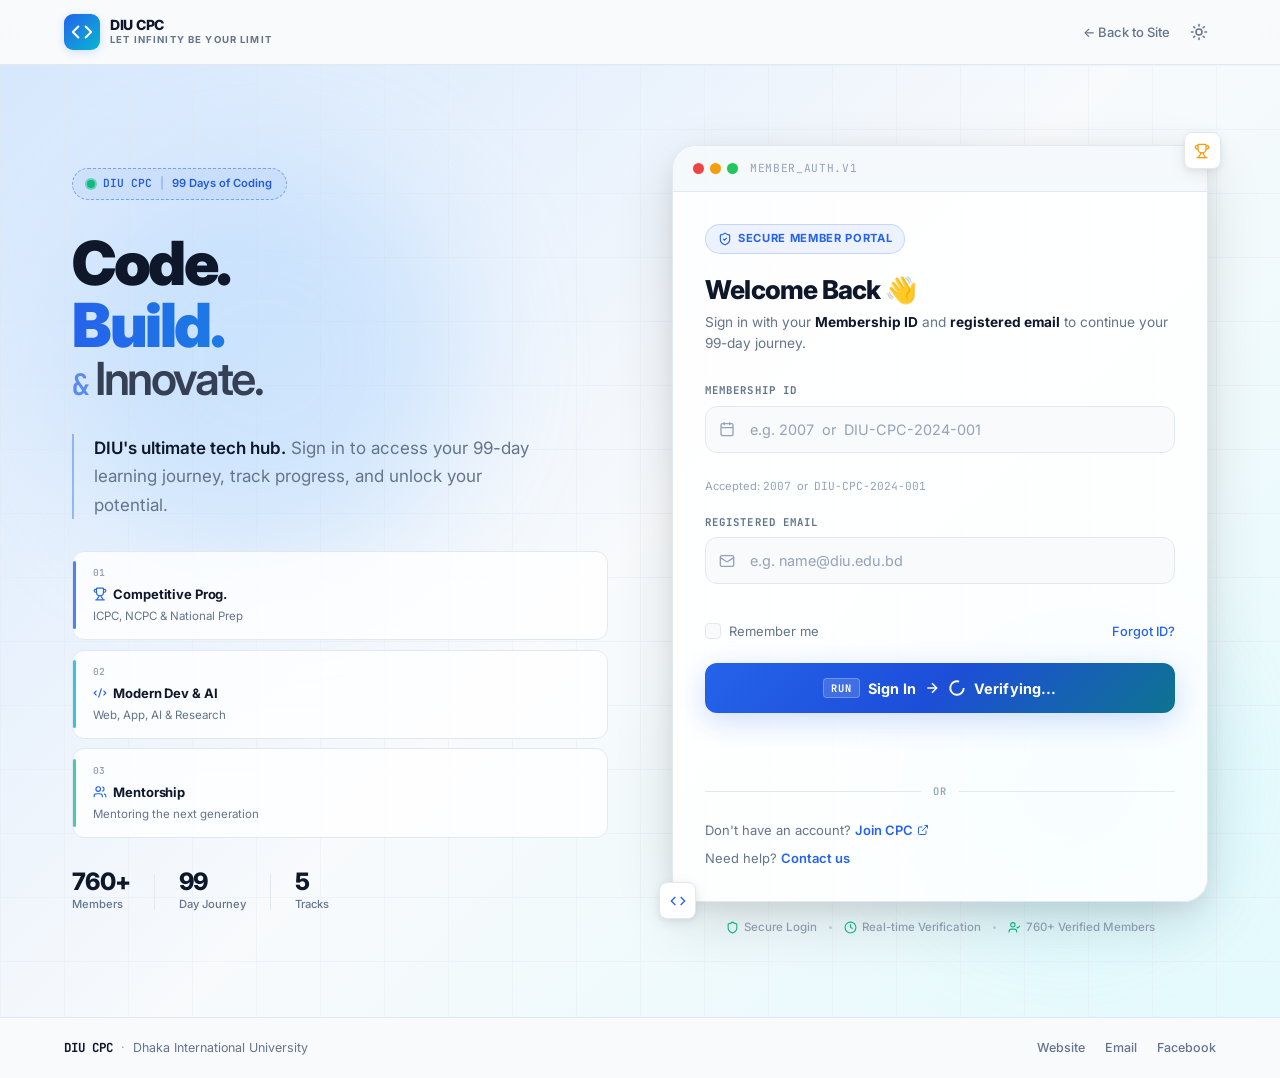
<file: login-portal/index.html>
<!DOCTYPE html>
<html lang="en" data-theme="light">
<head>
  <meta charset="UTF-8" />
  <meta name="viewport" content="width=device-width, initial-scale=1.0" />
  <title>Member Login — DIU CPC 99 Days</title>
  <meta name="description" content="Login to the DIU CPC 99 Days of Coding program using your Membership ID and registered email." />
  <link rel="preconnect" href="https://fonts.googleapis.com" />
  <link rel="preconnect" href="https://fonts.gstatic.com" crossorigin />
  <link href="https://fonts.googleapis.com/css2?family=Inter:wght@300;400;500;600;700;800;900&family=JetBrains+Mono:wght@400;500;600;700&display=swap" rel="stylesheet" />
  <link rel="stylesheet" href="style.css" />
</head>
<body>

  <!-- ── NAVBAR ── -->
  <nav class="navbar">
    <div class="navbar-inner">
      <a href="https://diucpc.club" class="brand">
        <div class="brand-logo">
          <svg width="22" height="22" viewBox="0 0 24 24" fill="none" stroke="currentColor" stroke-width="2.2" stroke-linecap="round" stroke-linejoin="round">
            <polyline points="16 18 22 12 16 6"/><polyline points="8 6 2 12 8 18"/>
          </svg>
        </div>
        <div class="brand-text">
          <span class="brand-name">DIU CPC</span>
          <span class="brand-tagline">Let Infinity Be Your Limit</span>
        </div>
      </a>
      <div class="nav-actions">
        <a href="https://diucpc.club" class="nav-link">← Back to Site</a>
        <button class="theme-toggle" id="themeToggle" title="Toggle theme" aria-label="Toggle dark/light mode">
          <svg class="icon-sun" width="18" height="18" viewBox="0 0 24 24" fill="none" stroke="currentColor" stroke-width="2" stroke-linecap="round" stroke-linejoin="round">
            <circle cx="12" cy="12" r="4"/><path d="M12 2v2M12 20v2M4.93 4.93l1.41 1.41M17.66 17.66l1.41 1.41M2 12h2M20 12h2M6.34 17.66l-1.41 1.41M19.07 4.93l-1.41 1.41"/>
          </svg>
          <svg class="icon-moon" width="18" height="18" viewBox="0 0 24 24" fill="none" stroke="currentColor" stroke-width="2" stroke-linecap="round" stroke-linejoin="round">
            <path d="M20.985 12.486a9 9 0 1 1-9.473-9.472c.405-.022.617.46.402.803a6 6 0 0 0 8.268 8.268c.344-.215.825-.004.803.401"/>
          </svg>
        </button>
      </div>
    </div>
  </nav>

  <!-- ── MAIN ── -->
  <main class="page-main">
    <!-- BG decorations -->
    <div class="bg-grid" aria-hidden="true"></div>
    <div class="blob blob-1" aria-hidden="true"></div>
    <div class="blob blob-2" aria-hidden="true"></div>

    <div class="page-content">

      <!-- LEFT: Branding Column -->
      <div class="branding-col">
        <div class="badge-pill">
          <span class="pulse-dot"></span>
          <span class="mono">DIU CPC</span>
          <span class="divider">|</span>
          <span>99 Days of Coding</span>
        </div>

        <h1 class="hero-title">
          <span class="line-normal">Code.</span>
          <span class="line-gradient">Build.</span>
          <span class="line-amp"><span class="amp-symbol mono">&amp;</span> Innovate.</span>
        </h1>

        <p class="hero-desc">
          <strong>DIU's ultimate tech hub.</strong> Sign in to access your 99-day learning journey, track progress, and unlock your potential.
        </p>

        <!-- Track Pills -->
        <div class="track-cards">
          <div class="track-card">
            <span class="track-bar bar-blue"></span>
            <span class="track-num mono">01</span>
            <div class="track-title">
              <svg width="14" height="14" viewBox="0 0 24 24" fill="none" stroke="currentColor" stroke-width="2"><path d="M6 9a6 6 0 0 0 12 0V3a1 1 0 0 0-1-1H7a1 1 0 0 0-1 1z"/><path d="M6 9H4.5a1 1 0 0 1 0-5H6"/><path d="M18 9h1.5a1 1 0 0 0 0-5H18"/><path d="M4 22h16"/><path d="M10 14.66v1.626a2 2 0 0 1-.976 1.696A5 5 0 0 0 7 22"/><path d="M14 14.66v1.626a2 2 0 0 0 .976 1.696A5 5 0 0 1 17 22"/></svg>
              Competitive Prog.
            </div>
            <p class="track-sub">ICPC, NCPC &amp; National Prep</p>
          </div>
          <div class="track-card">
            <span class="track-bar bar-cyan"></span>
            <span class="track-num mono">02</span>
            <div class="track-title">
              <svg width="14" height="14" viewBox="0 0 24 24" fill="none" stroke="currentColor" stroke-width="2"><path d="m18 16 4-4-4-4"/><path d="m6 8-4 4 4 4"/><path d="m14.5 4-5 16"/></svg>
              Modern Dev &amp; AI
            </div>
            <p class="track-sub">Web, App, AI &amp; Research</p>
          </div>
          <div class="track-card">
            <span class="track-bar bar-emerald"></span>
            <span class="track-num mono">03</span>
            <div class="track-title">
              <svg width="14" height="14" viewBox="0 0 24 24" fill="none" stroke="currentColor" stroke-width="2"><path d="M16 21v-2a4 4 0 0 0-4-4H6a4 4 0 0 0-4 4v2"/><circle cx="9" cy="7" r="4"/><path d="M22 21v-2a4 4 0 0 0-3-3.87"/><path d="M16 3.128a4 4 0 0 1 0 7.744"/></svg>
              Mentorship
            </div>
            <p class="track-sub">Mentoring the next generation</p>
          </div>
        </div>

        <!-- Stats row -->
        <div class="stats-row">
          <div class="stat">
            <span class="stat-num">760+</span>
            <span class="stat-label">Members</span>
          </div>
          <div class="stat-divider"></div>
          <div class="stat">
            <span class="stat-num">99</span>
            <span class="stat-label">Day Journey</span>
          </div>
          <div class="stat-divider"></div>
          <div class="stat">
            <span class="stat-num">5</span>
            <span class="stat-label">Tracks</span>
          </div>
        </div>
      </div>

      <!-- RIGHT: Login Card -->
      <div class="login-col">
        <div class="login-card" id="loginCard">
          <!-- Card header bar -->
          <div class="card-topbar">
            <div class="traffic-lights">
              <span class="tl red"></span>
              <span class="tl yellow"></span>
              <span class="tl green"></span>
            </div>
            <span class="mono card-filename">member_auth.v1</span>
          </div>

          <!-- Card body -->
          <div class="card-body">
            <div class="card-badge">
              <svg width="14" height="14" viewBox="0 0 24 24" fill="none" stroke="currentColor" stroke-width="2"><path d="M20 13c0 5-3.5 7.5-7.66 8.95a1 1 0 0 1-.67-.01C7.5 20.5 4 18 4 13V6a1 1 0 0 1 1-1c2 0 4.5-1.2 6.24-2.72a1.17 1.17 0 0 1 1.52 0C14.51 3.81 17 5 19 5a1 1 0 0 1 1 1z"/><path d="m9 12 2 2 4-4"/></svg>
              Secure Member Portal
            </div>

            <h2 class="card-title">Welcome Back 👋</h2>
            <p class="card-sub">Sign in with your <strong>Membership ID</strong> and <strong>registered email</strong> to continue your 99-day journey.</p>

            <!-- LOGIN FORM -->
            <form class="login-form" id="loginForm" novalidate>

              <!-- Membership ID -->
              <div class="form-group" id="grp-memberid">
                <label class="form-label" for="memberId">
                  <span class="label-upper mono">Membership ID</span>
                </label>
                <div class="input-wrapper">
                  <svg class="input-icon" width="16" height="16" viewBox="0 0 24 24" fill="none" stroke="currentColor" stroke-width="2"><rect x="3" y="4" width="18" height="18" rx="2"/><path d="M16 2v4M8 2v4M3 10h18"/><path d="M8 14h.01M12 14h.01M16 14h.01M8 18h.01M12 18h.01"/></svg>
                  <input
                    type="text"
                    id="memberId"
                    name="memberId"
                    class="form-input"
                    placeholder="e.g. 2007  or  DIU-CPC-2024-001"
                    autocomplete="username"
                    required
                    spellcheck="false"
                  />
                </div>
                <span class="form-error" id="err-memberid" role="alert"></span>
                <span class="form-hint">Accepted: <span class="mono">2007</span> &nbsp;or&nbsp; <span class="mono">DIU-CPC-2024-001</span></span>
              </div>

              <!-- Email -->
              <div class="form-group" id="grp-email">
                <label class="form-label" for="email">
                  <span class="label-upper mono">Registered Email</span>
                </label>
                <div class="input-wrapper">
                  <svg class="input-icon" width="16" height="16" viewBox="0 0 24 24" fill="none" stroke="currentColor" stroke-width="2"><rect x="2" y="4" width="20" height="16" rx="2"/><path d="m22 7-8.991 5.727a2 2 0 0 1-2.009 0L2 7"/></svg>
                  <input
                    type="email"
                    id="email"
                    name="email"
                    class="form-input"
                    placeholder="e.g. name@diu.edu.bd"
                    autocomplete="email"
                    required
                    spellcheck="false"
                  />
                </div>
                <span class="form-error" id="err-email" role="alert"></span>
              </div>

              <!-- Remember + Forgot row -->
              <div class="form-row-inline">
                <label class="checkbox-label" for="remember">
                  <input type="checkbox" id="remember" class="checkbox-input" />
                  <span class="checkbox-custom"></span>
                  <span class="checkbox-text">Remember me</span>
                </label>
                <button type="button" class="forgot-btn" id="forgotBtn">Forgot ID?</button>
              </div>

              <!-- Submit -->
              <button type="submit" class="submit-btn" id="submitBtn">
                <span class="btn-label" id="btnLabel">
                  <span class="btn-run mono">Run</span>
                  Sign In
                  <svg class="btn-arrow" width="16" height="16" viewBox="0 0 24 24" fill="none" stroke="currentColor" stroke-width="2.2"><path d="M5 12h14"/><path d="m12 5 7 7-7 7"/></svg>
                </span>
                <span class="btn-spinner" id="btnSpinner" hidden>
                  <svg class="spinner-icon" width="18" height="18" viewBox="0 0 24 24" fill="none" stroke="currentColor" stroke-width="2.5"><path d="M21 12a9 9 0 1 1-6.219-8.56"/></svg>
                  Verifying...
                </span>
                <span class="btn-shine" aria-hidden="true"></span>
              </button>

              <!-- Alert area -->
              <div class="form-alert" id="formAlert" role="alert" hidden></div>

            </form>

            <!-- Divider -->
            <div class="card-divider">
              <span class="divider-line"></span>
              <span class="divider-text mono">OR</span>
              <span class="divider-line"></span>
            </div>

            <!-- Footer links -->
            <div class="card-footer-links">
              <p class="footer-note">Don't have an account?
                <a href="https://diucpc.club" class="footer-link" target="_blank">Join CPC
                  <svg width="12" height="12" viewBox="0 0 24 24" fill="none" stroke="currentColor" stroke-width="2"><path d="M18 13v6a2 2 0 0 1-2 2H5a2 2 0 0 1-2-2V8a2 2 0 0 1 2-2h6"/><polyline points="15 3 21 3 21 9"/><line x1="10" y1="14" x2="21" y2="3"/></svg>
                </a>
              </p>
              <p class="footer-note">Need help?
                <a href="mailto:diucsecpc.official@gmail.com" class="footer-link">Contact us</a>
              </p>
            </div>
          </div>

          <!-- Floating badges -->
          <div class="float-badge badge-top-right" aria-hidden="true">
            <svg width="16" height="16" viewBox="0 0 24 24" fill="none" stroke="currentColor" stroke-width="2"><path d="M6 9a6 6 0 0 0 12 0V3a1 1 0 0 0-1-1H7a1 1 0 0 0-1 1z"/><path d="M6 9H4.5a1 1 0 0 1 0-5H6"/><path d="M18 9h1.5a1 1 0 0 0 0-5H18"/><path d="M4 22h16"/><path d="M10 14.66v1.626a2 2 0 0 1-.976 1.696A5 5 0 0 0 7 22"/><path d="M14 14.66v1.626a2 2 0 0 0 .976 1.696A5 5 0 0 1 17 22"/></svg>
          </div>
          <div class="float-badge badge-bottom-left" aria-hidden="true">
            <svg width="16" height="16" viewBox="0 0 24 24" fill="none" stroke="currentColor" stroke-width="2"><path d="m16 18 6-6-6-6"/><path d="m8 6-6 6 6 6"/></svg>
          </div>
        </div>

        <!-- Trust row -->
        <div class="trust-row">
          <div class="trust-item">
            <svg width="13" height="13" viewBox="0 0 24 24" fill="none" stroke="currentColor" stroke-width="2"><path d="M20 13c0 5-3.5 7.5-7.66 8.95a1 1 0 0 1-.67-.01C7.5 20.5 4 18 4 13V6a1 1 0 0 1 1-1c2 0 4.5-1.2 6.24-2.72a1.17 1.17 0 0 1 1.52 0C14.51 3.81 17 5 19 5a1 1 0 0 1 1 1z"/></svg>
            Secure Login
          </div>
          <div class="trust-dot"></div>
          <div class="trust-item">
            <svg width="13" height="13" viewBox="0 0 24 24" fill="none" stroke="currentColor" stroke-width="2"><circle cx="12" cy="12" r="10"/><path d="M12 6v6l4 2"/></svg>
            Real-time Verification
          </div>
          <div class="trust-dot"></div>
          <div class="trust-item">
            <svg width="13" height="13" viewBox="0 0 24 24" fill="none" stroke="currentColor" stroke-width="2"><path d="M16 21v-2a4 4 0 0 0-4-4H6a4 4 0 0 0-4 4v2"/><circle cx="9" cy="7" r="4"/><path d="m16 11 2 2 4-4"/></svg>
            760+ Verified Members
          </div>
        </div>
      </div>

    </div>
  </main>

  <!-- ── SUCCESS OVERLAY ── -->
  <div class="success-overlay" id="successOverlay" hidden>
    <div class="success-card">
      <div class="success-icon">
        <svg width="36" height="36" viewBox="0 0 24 24" fill="none" stroke="currentColor" stroke-width="2.5" stroke-linecap="round" stroke-linejoin="round">
          <path d="M20 13c0 5-3.5 7.5-7.66 8.95a1 1 0 0 1-.67-.01C7.5 20.5 4 18 4 13V6a1 1 0 0 1 1-1c2 0 4.5-1.2 6.24-2.72a1.17 1.17 0 0 1 1.52 0C14.51 3.81 17 5 19 5a1 1 0 0 1 1 1z"/>
          <path d="m9 12 2 2 4-4"/>
        </svg>
      </div>
      <h3 class="success-title">Verified! 🚀</h3>
      <p class="success-msg" id="successMsg">Welcome back, member!</p>
      <div class="success-info" id="successInfo"></div>
      <button class="success-btn" id="successClose">Continue to Dashboard →</button>
    </div>
  </div>

  <!-- ── FORGOT MODAL ── -->
  <div class="modal-overlay" id="forgotModal" hidden role="dialog" aria-modal="true" aria-label="Forgot Membership ID">
    <div class="modal-card">
      <button class="modal-close" id="modalClose" aria-label="Close">
        <svg width="18" height="18" viewBox="0 0 24 24" fill="none" stroke="currentColor" stroke-width="2"><path d="M18 6 6 18M6 6l12 12"/></svg>
      </button>
      <div class="modal-icon">
        <svg width="24" height="24" viewBox="0 0 24 24" fill="none" stroke="currentColor" stroke-width="2"><circle cx="12" cy="12" r="10"/><path d="M12 16v-4M12 8h.01"/></svg>
      </div>
      <h3 class="modal-title">Forgot your Membership ID?</h3>
      <p class="modal-desc">Your Membership ID was sent to your registered email when you joined DIU CPC. You can also find it in your membership certificate or by contacting us.</p>
      <div class="modal-actions">
        <a href="mailto:diucsecpc.official@gmail.com?subject=Membership ID Recovery" class="modal-btn-primary">
          <svg width="14" height="14" viewBox="0 0 24 24" fill="none" stroke="currentColor" stroke-width="2"><rect x="2" y="4" width="20" height="16" rx="2"/><path d="m22 7-8.991 5.727a2 2 0 0 1-2.009 0L2 7"/></svg>
          Email Us for Recovery
        </a>
        <button class="modal-btn-secondary" id="modalCancel">Close</button>
      </div>
    </div>
  </div>

  <!-- ── FOOTER ── -->
  <footer class="site-footer">
    <div class="footer-inner">
      <div class="footer-brand">
        <span class="mono footer-logo">DIU CPC</span>
        <span class="footer-sep">·</span>
        <span>Dhaka International University</span>
      </div>
      <div class="footer-links">
        <a href="https://diucpc.club" target="_blank">Website</a>
        <a href="mailto:diucsecpc.official@gmail.com">Email</a>
        <a href="https://facebook.com/diucsecpc" target="_blank">Facebook</a>
      </div>
    </div>
  </footer>

  <script src="app.js"></script>
</body>
</html>
</file>
<file: login-portal/style.css>
/* ─────────────────────────────────────────────
   DIU CPC 99 Days — Member Login Portal
   style.css  |  Matches diucpc.club design system
   ───────────────────────────────────────────── */

/* ── TOKENS ── */
:root {
  --bg:            #f8fafc;
  --bg-card:       #ffffff;
  --bg-muted:      #f1f5f9;
  --bg-input:      #f8fafc;
  --border:        #e2e8f0;
  --border-focus:  #3b82f6;
  --text:          #0f172a;
  --text-muted:    #64748b;
  --text-subtle:   #94a3b8;
  --primary:       #2563eb;
  --primary-light: #3b82f6;
  --primary-glow:  rgba(37,99,235,0.18);
  --cyan:          #06b6d4;
  --emerald:       #10b981;
  --amber:         #f59e0b;
  --red:           #ef4444;
  --shadow-sm:     0 1px 3px rgba(0,0,0,.07), 0 1px 2px rgba(0,0,0,.04);
  --shadow-md:     0 4px 16px rgba(0,0,0,.08), 0 2px 6px rgba(0,0,0,.05);
  --shadow-xl:     0 20px 60px rgba(0,0,0,.12), 0 8px 24px rgba(0,0,0,.07);
  --shadow-primary:0 8px 30px rgba(37,99,235,.22);
  --radius-sm:     8px;
  --radius:        12px;
  --radius-lg:     18px;
  --radius-xl:     24px;
  --font:          'Inter', system-ui, sans-serif;
  --mono:          'JetBrains Mono', 'Fira Code', monospace;
  --transition:    0.2s cubic-bezier(.4,0,.2,1);
}

[data-theme="dark"] {
  --bg:            #0f172a;
  --bg-card:       #1e293b;
  --bg-muted:      #1e293b;
  --bg-input:      #0f172a;
  --border:        #334155;
  --border-focus:  #3b82f6;
  --text:          #f1f5f9;
  --text-muted:    #94a3b8;
  --text-subtle:   #64748b;
  --primary:       #3b82f6;
  --primary-light: #60a5fa;
  --primary-glow:  rgba(59,130,246,.2);
  --shadow-sm:     0 1px 3px rgba(0,0,0,.4);
  --shadow-md:     0 4px 16px rgba(0,0,0,.5);
  --shadow-xl:     0 20px 60px rgba(0,0,0,.6), 0 8px 24px rgba(0,0,0,.4);
  --shadow-primary:0 8px 30px rgba(59,130,246,.3);
}

/* ── RESET ── */
*, *::before, *::after { box-sizing: border-box; margin: 0; padding: 0; }
html { font-size: 16px; scroll-behavior: smooth; }
body {
  font-family: var(--font);
  background: var(--bg);
  color: var(--text);
  line-height: 1.6;
  min-height: 100vh;
  display: flex;
  flex-direction: column;
  transition: background var(--transition), color var(--transition);
  -webkit-font-smoothing: antialiased;
}
a { color: inherit; text-decoration: none; }
button { font-family: inherit; cursor: pointer; border: none; background: none; }
input { font-family: inherit; }

/* ── MONO UTIL ── */
.mono { font-family: var(--mono); }

/* ══════════════════════════════════════════
   NAVBAR
══════════════════════════════════════════ */
.navbar {
  position: sticky;
  top: 0;
  z-index: 50;
  width: 100%;
  border-bottom: 1px solid var(--border);
  background: color-mix(in srgb, var(--bg) 88%, transparent);
  backdrop-filter: blur(20px);
  -webkit-backdrop-filter: blur(20px);
  transition: background var(--transition), border-color var(--transition);
}
.navbar-inner {
  max-width: 1200px;
  margin: 0 auto;
  padding: 0 1.5rem;
  height: 64px;
  display: flex;
  align-items: center;
  justify-content: space-between;
}
.brand {
  display: flex;
  align-items: center;
  gap: 10px;
  text-decoration: none;
}
.brand-logo {
  width: 36px;
  height: 36px;
  background: linear-gradient(135deg, var(--primary), var(--cyan));
  border-radius: 9px;
  display: flex;
  align-items: center;
  justify-content: center;
  color: white;
  flex-shrink: 0;
  box-shadow: 0 2px 8px var(--primary-glow);
}
.brand-text { display: flex; flex-direction: column; }
.brand-name {
  font-size: .875rem;
  font-weight: 800;
  line-height: 1.1;
  letter-spacing: -.02em;
  color: var(--text);
}
.brand-tagline {
  font-size: .6rem;
  font-weight: 700;
  letter-spacing: .12em;
  text-transform: uppercase;
  color: var(--text-muted);
  display: none;
}
@media (min-width: 480px) { .brand-tagline { display: block; } }

.nav-actions { display: flex; align-items: center; gap: 12px; }
.nav-link {
  font-size: .8125rem;
  font-weight: 500;
  color: var(--text-muted);
  transition: color var(--transition);
  padding: 4px 0;
}
.nav-link:hover { color: var(--primary); }

.theme-toggle {
  width: 34px;
  height: 34px;
  border-radius: 8px;
  display: flex;
  align-items: center;
  justify-content: center;
  color: var(--text-muted);
  transition: background var(--transition), color var(--transition);
  position: relative;
}
.theme-toggle:hover { background: var(--bg-muted); color: var(--text); }
.icon-sun, .icon-moon {
  position: absolute;
  transition: opacity .2s, transform .3s;
}
[data-theme="light"] .icon-sun  { opacity: 1; transform: rotate(0) scale(1); }
[data-theme="light"] .icon-moon { opacity: 0; transform: rotate(90deg) scale(.5); }
[data-theme="dark"]  .icon-sun  { opacity: 0; transform: rotate(-90deg) scale(.5); }
[data-theme="dark"]  .icon-moon { opacity: 1; transform: rotate(0) scale(1); }

/* ══════════════════════════════════════════
   PAGE MAIN
══════════════════════════════════════════ */
.page-main {
  flex: 1;
  position: relative;
  overflow: hidden;
  display: flex;
  align-items: center;
}

/* Grid background */
.bg-grid {
  position: absolute;
  inset: 0;
  background-image:
    linear-gradient(to right, var(--border) 1px, transparent 1px),
    linear-gradient(to bottom, var(--border) 1px, transparent 1px);
  background-size: 4rem 4rem;
  opacity: .35;
  pointer-events: none;
}
[data-theme="dark"] .bg-grid { opacity: .2; }

/* Gradient overlay */
.page-main::before {
  content: '';
  position: absolute;
  inset: 0;
  background: linear-gradient(135deg,
    color-mix(in srgb, #bfdbfe 60%, transparent) 0%,
    transparent 50%,
    color-mix(in srgb, #cffafe 50%, transparent) 100%);
  pointer-events: none;
}
[data-theme="dark"] .page-main::before {
  background: linear-gradient(135deg,
    rgba(30,58,138,.3) 0%,
    transparent 50%,
    rgba(8,47,73,.2) 100%);
}

/* Blobs */
.blob {
  position: absolute;
  border-radius: 50%;
  filter: blur(60px);
  pointer-events: none;
}
.blob-1 {
  width: 400px; height: 400px;
  top: 10%; left: 5%;
  background: rgba(147,197,253,.3);
}
.blob-2 {
  width: 300px; height: 300px;
  bottom: 10%; right: 5%;
  background: rgba(103,232,249,.2);
}
[data-theme="dark"] .blob-1 { background: rgba(37,99,235,.12); }
[data-theme="dark"] .blob-2 { background: rgba(6,182,212,.1); }

/* ── Page content grid ── */
.page-content {
  position: relative;
  width: 100%;
  max-width: 1200px;
  margin: 0 auto;
  padding: 4rem 1.5rem;
  display: grid;
  grid-template-columns: 1fr;
  gap: 3rem;
  align-items: center;
}
@media (min-width: 1024px) {
  .page-content {
    grid-template-columns: 1fr 1fr;
    gap: 4rem;
    padding: 5rem 2rem;
  }
}

/* ══════════════════════════════════════════
   BRANDING COLUMN
══════════════════════════════════════════ */
.branding-col { display: flex; flex-direction: column; gap: 2rem; }

/* Badge pill */
.badge-pill {
  display: inline-flex;
  align-items: center;
  gap: 8px;
  border: 1px dashed color-mix(in srgb, var(--primary) 50%, transparent);
  background: color-mix(in srgb, var(--primary) 6%, transparent);
  color: color-mix(in srgb, var(--primary) 90%, var(--text));
  padding: 6px 14px;
  border-radius: 99px;
  font-size: .7rem;
  font-weight: 600;
  width: fit-content;
  animation: fadeUp .6s ease both;
}
.pulse-dot {
  position: relative;
  width: 8px; height: 8px;
  border-radius: 50%;
  background: var(--emerald);
  flex-shrink: 0;
}
.pulse-dot::before {
  content: '';
  position: absolute;
  inset: -2px;
  border-radius: 50%;
  background: color-mix(in srgb, var(--emerald) 50%, transparent);
  animation: ping 1.5s ease-in-out infinite;
}
@keyframes ping {
  0%   { transform: scale(1); opacity: .8; }
  100% { transform: scale(2.2); opacity: 0; }
}
.badge-pill .divider { opacity: .35; }

/* Hero title */
.hero-title {
  font-size: clamp(2.4rem, 7vw, 3.8rem);
  font-weight: 900;
  letter-spacing: -.04em;
  line-height: 1.02;
  animation: fadeUp .6s .1s ease both;
}
.line-normal { display: block; color: var(--text); }
.line-gradient {
  display: block;
  background: linear-gradient(90deg, var(--primary), var(--cyan));
  -webkit-background-clip: text;
  -webkit-text-fill-color: transparent;
  background-clip: text;
}
.line-amp {
  display: block;
  font-size: .75em;
  font-weight: 600;
  color: color-mix(in srgb, var(--text) 80%, transparent);
}
.amp-symbol { font-size: .65em; color: var(--primary); opacity: .7; }

/* Desc */
.hero-desc {
  font-size: 1.0625rem;
  color: var(--text-muted);
  line-height: 1.65;
  border-left: 2px solid color-mix(in srgb, var(--primary) 40%, transparent);
  padding-left: 1.25rem;
  max-width: 480px;
  animation: fadeUp .6s .2s ease both;
}
.hero-desc strong { color: var(--text); font-weight: 600; }

/* Track cards */
.track-cards {
  display: flex;
  flex-direction: column;
  gap: .6rem;
  animation: fadeUp .6s .3s ease both;
}
.track-card {
  position: relative;
  background: color-mix(in srgb, var(--bg-card) 80%, transparent);
  border: 1px solid var(--border);
  border-radius: var(--radius);
  padding: .85rem 1rem .85rem 1.25rem;
  overflow: hidden;
  transition: border-color var(--transition), box-shadow var(--transition);
  backdrop-filter: blur(8px);
}
.track-card:hover {
  border-color: color-mix(in srgb, var(--primary) 40%, transparent);
  box-shadow: var(--shadow-sm);
}
.track-bar {
  position: absolute;
  left: 0; top: .6rem; bottom: .6rem;
  width: 3px;
  border-radius: 2px;
}
.bar-blue    { background: color-mix(in srgb, var(--primary) 80%, transparent); }
.bar-cyan    { background: color-mix(in srgb, var(--cyan) 80%, transparent); }
.bar-emerald { background: color-mix(in srgb, var(--emerald) 75%, transparent); }

.track-num {
  display: block;
  font-size: .6rem;
  font-weight: 600;
  color: var(--text-subtle);
  margin-bottom: .2rem;
  letter-spacing: .05em;
}
.track-title {
  display: flex;
  align-items: center;
  gap: .4rem;
  font-size: .8125rem;
  font-weight: 700;
  color: var(--text);
  letter-spacing: -.01em;
  margin-bottom: .15rem;
}
.track-title svg { color: var(--primary); flex-shrink: 0; }
.track-sub { font-size: .72rem; color: var(--text-muted); }

/* Stats row */
.stats-row {
  display: flex;
  align-items: center;
  gap: 1.5rem;
  animation: fadeUp .6s .4s ease both;
}
.stat { display: flex; flex-direction: column; }
.stat-num {
  font-size: 1.5rem;
  font-weight: 800;
  letter-spacing: -.03em;
  color: var(--text);
  line-height: 1;
}
.stat-label { font-size: .7rem; color: var(--text-muted); font-weight: 500; margin-top: 2px; }
.stat-divider {
  width: 1px;
  height: 36px;
  background: var(--border);
  flex-shrink: 0;
}

/* ══════════════════════════════════════════
   LOGIN CARD
══════════════════════════════════════════ */
.login-col {
  display: flex;
  flex-direction: column;
  gap: 1rem;
  animation: fadeUp .6s .15s ease both;
}

.login-card {
  position: relative;
  background: color-mix(in srgb, var(--bg-card) 85%, transparent);
  border: 1px solid var(--border);
  border-radius: var(--radius-xl);
  box-shadow: var(--shadow-xl);
  backdrop-filter: blur(24px);
  -webkit-backdrop-filter: blur(24px);
  overflow: visible;
  transition: border-color var(--transition);
}

/* Top bar */
.card-topbar {
  display: flex;
  align-items: center;
  gap: .75rem;
  padding: .85rem 1.25rem;
  border-bottom: 1px solid var(--border);
  background: color-mix(in srgb, var(--bg-muted) 60%, transparent);
  border-radius: var(--radius-xl) var(--radius-xl) 0 0;
}
.traffic-lights { display: flex; gap: 6px; align-items: center; }
.tl {
  width: 11px; height: 11px;
  border-radius: 50%;
  flex-shrink: 0;
}
.tl.red    { background: #ef4444; }
.tl.yellow { background: #f59e0b; }
.tl.green  { background: #22c55e; }
.card-filename {
  font-size: .7rem;
  color: var(--text-subtle);
  letter-spacing: .06em;
  text-transform: uppercase;
}

/* Card body */
.card-body { padding: 2rem; }

/* Card badge */
.card-badge {
  display: inline-flex;
  align-items: center;
  gap: 6px;
  background: color-mix(in srgb, var(--primary) 8%, transparent);
  border: 1px solid color-mix(in srgb, var(--primary) 20%, transparent);
  color: var(--primary);
  font-size: .7rem;
  font-weight: 700;
  letter-spacing: .06em;
  text-transform: uppercase;
  padding: 5px 12px;
  border-radius: 99px;
  margin-bottom: 1.25rem;
}

.card-title {
  font-size: 1.625rem;
  font-weight: 800;
  letter-spacing: -.03em;
  color: var(--text);
  margin-bottom: .4rem;
  line-height: 1.2;
}
.card-sub {
  font-size: .855rem;
  color: var(--text-muted);
  line-height: 1.55;
  margin-bottom: 1.75rem;
}
.card-sub strong { color: var(--text); }

/* ── FORM ── */
.login-form { display: flex; flex-direction: column; gap: 1.1rem; }

.form-group { display: flex; flex-direction: column; gap: .4rem; }

.form-label { display: flex; align-items: center; justify-content: space-between; }
.label-upper {
  font-size: .67rem;
  font-weight: 700;
  letter-spacing: .1em;
  text-transform: uppercase;
  color: var(--text-muted);
}

.input-wrapper { position: relative; }
.input-icon {
  position: absolute;
  left: 14px;
  top: 50%;
  transform: translateY(-50%);
  color: var(--text-subtle);
  pointer-events: none;
  transition: color var(--transition);
  z-index: 1;
}

.form-input {
  width: 100%;
  background: var(--bg-input);
  border: 1px solid var(--border);
  border-radius: var(--radius);
  padding: .875rem 1rem .875rem 2.75rem;
  font-size: .9rem;
  color: var(--text);
  transition: border-color var(--transition), box-shadow var(--transition), background var(--transition);
  outline: none;
  -webkit-appearance: none;
}
.form-input::placeholder { color: var(--text-subtle); }
.form-input:focus {
  border-color: var(--border-focus);
  box-shadow: 0 0 0 4px var(--primary-glow);
  background: var(--bg-card);
}
.form-input:focus + .input-icon,
.input-wrapper:focus-within .input-icon { color: var(--primary); }
.form-group.has-error .form-input { border-color: var(--red); box-shadow: 0 0 0 3px rgba(239,68,68,.14); }
.form-group.has-success .form-input { border-color: var(--emerald); }

.form-error {
  font-size: .73rem;
  color: var(--red);
  font-weight: 500;
  min-height: 1.1em;
  display: block;
}
.form-hint {
  font-size: .7rem;
  color: var(--text-subtle);
}

/* Inline row */
.form-row-inline {
  display: flex;
  align-items: center;
  justify-content: space-between;
}

/* Checkbox */
.checkbox-label {
  display: flex;
  align-items: center;
  gap: 8px;
  cursor: pointer;
  user-select: none;
}
.checkbox-input { display: none; }
.checkbox-custom {
  width: 16px; height: 16px;
  border: 1.5px solid var(--border);
  border-radius: 4px;
  background: var(--bg-input);
  flex-shrink: 0;
  position: relative;
  transition: border-color var(--transition), background var(--transition);
}
.checkbox-input:checked + .checkbox-custom {
  background: var(--primary);
  border-color: var(--primary);
}
.checkbox-input:checked + .checkbox-custom::after {
  content: '';
  position: absolute;
  left: 4px; top: 1px;
  width: 5px; height: 9px;
  border: 2px solid white;
  border-top: none;
  border-left: none;
  transform: rotate(45deg);
}
.checkbox-text { font-size: .8125rem; color: var(--text-muted); }

.forgot-btn {
  font-size: .8rem;
  color: var(--primary);
  font-weight: 500;
  transition: opacity var(--transition);
  text-decoration: underline;
  text-decoration-color: transparent;
  text-underline-offset: 2px;
}
.forgot-btn:hover { text-decoration-color: var(--primary); opacity: .8; }

/* Submit button */
.submit-btn {
  position: relative;
  width: 100%;
  height: 50px;
  background: linear-gradient(135deg, var(--primary) 0%, #1d4ed8 50%, #0e7490 100%);
  color: white;
  border-radius: var(--radius);
  font-size: .9rem;
  font-weight: 700;
  letter-spacing: .01em;
  overflow: hidden;
  transition: box-shadow var(--transition), transform var(--transition), opacity var(--transition);
  box-shadow: var(--shadow-primary);
  display: flex;
  align-items: center;
  justify-content: center;
  gap: .5rem;
  margin-top: .25rem;
}
.submit-btn:hover:not(:disabled) {
  box-shadow: 0 12px 40px rgba(37,99,235,.35);
  transform: translateY(-1px);
}
.submit-btn:active:not(:disabled) { transform: translateY(0); }
.submit-btn:disabled { opacity: .65; cursor: not-allowed; }

.btn-label, .btn-spinner {
  display: flex;
  align-items: center;
  justify-content: center;
  gap: 8px;
  position: relative;
  z-index: 1;
}
.btn-run {
  font-size: .65rem;
  font-weight: 700;
  letter-spacing: .08em;
  text-transform: uppercase;
  background: rgba(255,255,255,.15);
  border: 1px solid rgba(255,255,255,.25);
  border-radius: 4px;
  padding: 2px 7px;
}
.btn-arrow { transition: transform var(--transition); }
.submit-btn:hover .btn-arrow { transform: translateX(3px); }

/* Shine sweep */
.btn-shine {
  position: absolute;
  inset: 0;
  background: linear-gradient(105deg, transparent 35%, rgba(255,255,255,.18) 50%, transparent 65%);
  transform: translateX(-100%) skewX(-15deg);
  transition: transform .7s ease;
}
.submit-btn:hover .btn-shine { transform: translateX(200%) skewX(-15deg); }

/* Spinner */
.spinner-icon { animation: spin .7s linear infinite; }
@keyframes spin { to { transform: rotate(360deg); } }

/* Alert */
.form-alert {
  padding: .75rem 1rem;
  border-radius: var(--radius-sm);
  font-size: .825rem;
  font-weight: 500;
  display: flex;
  align-items: flex-start;
  gap: 8px;
  margin-top: .25rem;
}
.form-alert.alert-error {
  background: rgba(239,68,68,.08);
  border: 1px solid rgba(239,68,68,.2);
  color: #dc2626;
}
.form-alert.alert-success {
  background: rgba(16,185,129,.08);
  border: 1px solid rgba(16,185,129,.2);
  color: #059669;
}
[data-theme="dark"] .form-alert.alert-error { color: #f87171; }
[data-theme="dark"] .form-alert.alert-success { color: #34d399; }

/* Divider */
.card-divider {
  display: flex;
  align-items: center;
  gap: .75rem;
  margin: 1.5rem 0 1.25rem;
}
.divider-line { flex: 1; height: 1px; background: var(--border); }
.divider-text {
  font-size: .65rem;
  font-weight: 600;
  letter-spacing: .1em;
  color: var(--text-subtle);
}

/* Footer links */
.card-footer-links { display: flex; flex-direction: column; gap: .5rem; }
.footer-note { font-size: .8125rem; color: var(--text-muted); }
.footer-link {
  color: var(--primary);
  font-weight: 600;
  text-decoration: underline;
  text-decoration-color: transparent;
  text-underline-offset: 2px;
  display: inline-flex;
  align-items: center;
  gap: 4px;
  transition: text-decoration-color var(--transition), opacity var(--transition);
}
.footer-link:hover { text-decoration-color: var(--primary); opacity: .8; }

/* ── Floating badges ── */
.float-badge {
  position: absolute;
  background: var(--bg-card);
  border: 1px solid var(--border);
  border-radius: var(--radius-sm);
  padding: .6rem;
  box-shadow: var(--shadow-md);
  z-index: 10;
  display: flex;
  align-items: center;
  justify-content: center;
}
.badge-top-right {
  top: -14px; right: -14px;
  color: var(--amber);
  animation: float 4s ease-in-out infinite;
}
.badge-bottom-left {
  bottom: -18px; left: -14px;
  color: var(--primary);
  animation: float 4s 2s ease-in-out infinite;
}
@keyframes float {
  0%, 100% { transform: translateY(0); }
  50%       { transform: translateY(-8px); }
}

/* ── Trust row ── */
.trust-row {
  display: flex;
  align-items: center;
  justify-content: center;
  gap: .75rem;
  flex-wrap: wrap;
}
.trust-item {
  display: flex;
  align-items: center;
  gap: 5px;
  font-size: .72rem;
  font-weight: 500;
  color: var(--text-subtle);
}
.trust-item svg { color: var(--emerald); }
.trust-dot {
  width: 3px; height: 3px;
  border-radius: 50%;
  background: var(--text-subtle);
  opacity: .5;
}

/* ══════════════════════════════════════════
   SUCCESS OVERLAY
══════════════════════════════════════════ */
.success-overlay {
  position: fixed;
  inset: 0;
  z-index: 1000;
  background: rgba(0,0,0,.55);
  backdrop-filter: blur(8px);
  display: flex;
  align-items: center;
  justify-content: center;
  padding: 1.5rem;
  animation: fadeIn .25s ease;
}
.success-overlay[hidden] { display: none; }

.success-card {
  background: var(--bg-card);
  border: 1px solid var(--border);
  border-radius: var(--radius-xl);
  padding: 2.5rem 2rem;
  max-width: 440px;
  width: 100%;
  text-align: center;
  box-shadow: var(--shadow-xl);
  animation: scaleIn .3s ease;
}
.success-icon {
  width: 72px; height: 72px;
  background: linear-gradient(135deg, color-mix(in srgb, var(--emerald) 15%, transparent), color-mix(in srgb, var(--emerald) 8%, transparent));
  border: 2px solid color-mix(in srgb, var(--emerald) 30%, transparent);
  border-radius: 50%;
  display: flex;
  align-items: center;
  justify-content: center;
  color: var(--emerald);
  margin: 0 auto 1.25rem;
}
.success-title {
  font-size: 1.5rem;
  font-weight: 800;
  letter-spacing: -.025em;
  color: var(--text);
  margin-bottom: .5rem;
}
.success-msg { color: var(--text-muted); font-size: .9rem; margin-bottom: 1rem; }
.success-info {
  background: var(--bg-muted);
  border: 1px solid var(--border);
  border-radius: var(--radius);
  padding: .85rem 1rem;
  font-size: .8rem;
  font-family: var(--mono);
  color: var(--text-muted);
  text-align: left;
  margin-bottom: 1.5rem;
  line-height: 1.8;
}
.success-btn {
  width: 100%;
  background: linear-gradient(135deg, var(--primary), var(--cyan));
  color: white;
  border-radius: var(--radius);
  padding: .875rem;
  font-size: .9rem;
  font-weight: 700;
  box-shadow: var(--shadow-primary);
  transition: opacity var(--transition), transform var(--transition);
}
.success-btn:hover { opacity: .9; transform: translateY(-1px); }

/* ══════════════════════════════════════════
   FORGOT MODAL
══════════════════════════════════════════ */
.modal-overlay {
  position: fixed;
  inset: 0;
  z-index: 900;
  background: rgba(0,0,0,.5);
  backdrop-filter: blur(6px);
  display: flex;
  align-items: center;
  justify-content: center;
  padding: 1.5rem;
  animation: fadeIn .2s ease;
}
.modal-overlay[hidden] { display: none; }

.modal-card {
  position: relative;
  background: var(--bg-card);
  border: 1px solid var(--border);
  border-radius: var(--radius-xl);
  padding: 2rem;
  max-width: 400px;
  width: 100%;
  box-shadow: var(--shadow-xl);
  animation: scaleIn .25s ease;
  text-align: center;
}
.modal-close {
  position: absolute;
  top: 1rem; right: 1rem;
  width: 30px; height: 30px;
  border-radius: 8px;
  display: flex;
  align-items: center;
  justify-content: center;
  color: var(--text-muted);
  transition: background var(--transition), color var(--transition);
}
.modal-close:hover { background: var(--bg-muted); color: var(--text); }
.modal-icon {
  width: 52px; height: 52px;
  background: color-mix(in srgb, var(--primary) 10%, transparent);
  border-radius: 50%;
  display: flex;
  align-items: center;
  justify-content: center;
  color: var(--primary);
  margin: 0 auto .85rem;
}
.modal-title {
  font-size: 1.1rem;
  font-weight: 700;
  color: var(--text);
  margin-bottom: .65rem;
}
.modal-desc { font-size: .84rem; color: var(--text-muted); line-height: 1.6; margin-bottom: 1.5rem; }
.modal-actions { display: flex; flex-direction: column; gap: .6rem; }
.modal-btn-primary {
  display: flex;
  align-items: center;
  justify-content: center;
  gap: 7px;
  background: var(--primary);
  color: white;
  border-radius: var(--radius);
  padding: .8rem;
  font-size: .875rem;
  font-weight: 600;
  transition: opacity var(--transition);
}
.modal-btn-primary:hover { opacity: .88; }
.modal-btn-secondary {
  background: var(--bg-muted);
  border: 1px solid var(--border);
  color: var(--text-muted);
  border-radius: var(--radius);
  padding: .75rem;
  font-size: .875rem;
  font-weight: 500;
  transition: background var(--transition), color var(--transition);
}
.modal-btn-secondary:hover { background: var(--border); color: var(--text); }

/* ══════════════════════════════════════════
   FOOTER
══════════════════════════════════════════ */
.site-footer {
  border-top: 1px solid var(--border);
  background: var(--bg);
  padding: 1.25rem 0;
}
.footer-inner {
  max-width: 1200px;
  margin: 0 auto;
  padding: 0 1.5rem;
  display: flex;
  align-items: center;
  justify-content: space-between;
  gap: 1rem;
  flex-wrap: wrap;
}
.footer-brand {
  display: flex;
  align-items: center;
  gap: .5rem;
  font-size: .78rem;
  color: var(--text-muted);
}
.footer-logo { font-weight: 700; color: var(--text); }
.footer-sep { color: var(--text-subtle); }
.footer-links {
  display: flex;
  align-items: center;
  gap: 1.25rem;
}
.footer-links a {
  font-size: .78rem;
  color: var(--text-muted);
  font-weight: 500;
  transition: color var(--transition);
}
.footer-links a:hover { color: var(--primary); }

/* ══════════════════════════════════════════
   ANIMATIONS
══════════════════════════════════════════ */
@keyframes fadeIn  { from { opacity:0 } to { opacity:1 } }
@keyframes fadeUp  { from { opacity:0; transform:translateY(20px) } to { opacity:1; transform:translateY(0) } }
@keyframes scaleIn { from { opacity:0; transform:scale(.92) } to { opacity:1; transform:scale(1) } }

/* ══════════════════════════════════════════
   RESPONSIVE
══════════════════════════════════════════ */
@media (max-width: 480px) {
  .card-body { padding: 1.5rem 1.25rem; }
  .hero-title { font-size: 2.2rem; }
  .stats-row { gap: 1rem; }
  .trust-row { gap: .5rem; }
  .footer-inner { flex-direction: column; align-items: flex-start; }
}
</file>
<file: login-portal/dashboard.css>
/* ─────────────────────────────────────────────
   DIU CPC 99 Days — Dashboard + Mentor Chat
   dashboard.css
   ───────────────────────────────────────────── */

/* ── LAYOUT ── */
body { overflow: hidden; height: 100vh; display: flex; flex-direction: column; }

.dash-layout {
  display: flex;
  flex: 1;
  overflow: hidden;
  height: calc(100vh - 56px);
}

/* ══════════════════════════════════════════
   TOP NAVBAR
══════════════════════════════════════════ */
.dash-navbar {
  height: 56px;
  border-bottom: 1px solid var(--border);
  background: color-mix(in srgb, var(--bg) 92%, transparent);
  backdrop-filter: blur(20px);
  position: sticky; top: 0; z-index: 50;
  flex-shrink: 0;
}
.dash-navbar-inner {
  height: 100%;
  display: flex;
  align-items: center;
  justify-content: space-between;
  padding: 0 1.25rem;
  gap: 1rem;
}
.dash-nav-center { flex: 1; display: flex; justify-content: center; }

/* Progress pill */
.day-progress-pill {
  display: flex;
  align-items: center;
  gap: .6rem;
  background: var(--bg-muted);
  border: 1px solid var(--border);
  border-radius: 99px;
  padding: 4px 12px;
  font-size: .72rem;
  color: var(--text-muted);
}
.pill-bar {
  width: 80px;
  height: 4px;
  background: var(--border);
  border-radius: 2px;
  overflow: hidden;
}
.pill-fill {
  height: 100%;
  background: linear-gradient(90deg, var(--primary), var(--cyan));
  border-radius: 2px;
  transition: width .5s ease;
}
.dash-nav-right { display: flex; align-items: center; gap: .5rem; }

/* Member chip */
.member-chip {
  display: flex; align-items: center; gap: 6px;
  background: var(--bg-muted);
  border: 1px solid var(--border);
  border-radius: 99px;
  padding: 3px 10px 3px 4px;
  cursor: default;
}
.member-avatar {
  width: 24px; height: 24px;
  background: linear-gradient(135deg, var(--primary), var(--cyan));
  border-radius: 50%;
  display: flex; align-items: center; justify-content: center;
  color: white; font-size: .68rem; font-weight: 700;
  flex-shrink: 0;
}
.member-chip-name { font-size: .78rem; font-weight: 600; color: var(--text); }

.logout-btn {
  width: 30px; height: 30px;
  border-radius: 8px;
  display: flex; align-items: center; justify-content: center;
  color: var(--text-muted);
  transition: background var(--transition), color var(--transition);
}
.logout-btn:hover { background: rgba(239,68,68,.1); color: #ef4444; }

/* Icon btn */
.icon-btn {
  width: 30px; height: 30px;
  border-radius: 8px;
  display: flex; align-items: center; justify-content: center;
  color: var(--text-muted);
  transition: background var(--transition), color var(--transition);
  position: relative;
}
.icon-btn:hover { background: var(--bg-muted); color: var(--text); }
.icon-btn .icon-sun, .icon-btn .icon-moon { position: absolute; transition: opacity .2s, transform .3s; }
[data-theme="light"] .icon-btn .icon-sun  { opacity: 1; transform: scale(1) rotate(0); }
[data-theme="light"] .icon-btn .icon-moon { opacity: 0; transform: scale(.5) rotate(90deg); }
[data-theme="dark"]  .icon-btn .icon-sun  { opacity: 0; transform: scale(.5) rotate(-90deg); }
[data-theme="dark"]  .icon-btn .icon-moon { opacity: 1; transform: scale(1) rotate(0); }

/* ══════════════════════════════════════════
   SIDEBAR
══════════════════════════════════════════ */
.dash-sidebar {
  width: 260px;
  flex-shrink: 0;
  border-right: 1px solid var(--border);
  background: var(--bg);
  overflow-y: auto;
  padding: 1rem .875rem;
  display: flex;
  flex-direction: column;
  gap: 1rem;
  transition: transform .3s ease, width .3s ease;
  scrollbar-width: thin;
  scrollbar-color: var(--border) transparent;
}
.dash-sidebar.collapsed {
  width: 0;
  padding: 0;
  overflow: hidden;
  border-right: none;
}

/* Member card */
.member-card {
  background: linear-gradient(135deg,
    color-mix(in srgb, var(--primary) 8%, transparent),
    color-mix(in srgb, var(--cyan) 5%, transparent));
  border: 1px solid color-mix(in srgb, var(--primary) 20%, transparent);
  border-radius: var(--radius);
  padding: .875rem;
  display: flex;
  flex-direction: column;
  align-items: center;
  gap: .5rem;
  text-align: center;
}
.member-avatar-lg {
  width: 48px; height: 48px;
  background: linear-gradient(135deg, var(--primary), var(--cyan));
  border-radius: 50%;
  display: flex; align-items: center; justify-content: center;
  color: white; font-size: 1.1rem; font-weight: 800;
  box-shadow: 0 4px 12px var(--primary-glow);
}
.member-info { display: flex; flex-direction: column; gap: 2px; }
.member-name { font-size: .875rem; font-weight: 700; color: var(--text); line-height: 1.2; }
.member-id { font-size: .68rem; color: var(--text-muted); }
.member-status {
  display: inline-flex; align-items: center; gap: 5px;
  font-size: .68rem; color: var(--emerald); font-weight: 600;
  background: color-mix(in srgb, var(--emerald) 10%, transparent);
  padding: 2px 8px; border-radius: 99px;
}
.status-dot {
  width: 6px; height: 6px; border-radius: 50%;
  background: var(--emerald);
  animation: ping 2s ease-in-out infinite;
}

/* Progress card */
.progress-card {
  background: var(--bg-card);
  border: 1px solid var(--border);
  border-radius: var(--radius);
  padding: .875rem;
  display: flex;
  flex-direction: column;
  gap: .6rem;
}
.progress-header { display: flex; justify-content: space-between; align-items: center; }
.progress-fraction { font-size: .72rem; color: var(--primary); font-weight: 600; font-family: var(--mono); }
.progress-track {
  height: 6px;
  background: var(--bg-muted);
  border-radius: 3px;
  overflow: hidden;
}
.progress-bar-fill {
  height: 100%;
  background: linear-gradient(90deg, var(--primary), var(--cyan));
  border-radius: 3px;
  transition: width .6s ease;
}
.day-controls {
  display: flex;
  align-items: center;
  justify-content: space-between;
}
.day-btn {
  width: 28px; height: 28px;
  background: var(--bg-muted);
  border: 1px solid var(--border);
  border-radius: 6px;
  display: flex; align-items: center; justify-content: center;
  font-size: .85rem;
  color: var(--text);
  transition: background var(--transition);
  cursor: pointer;
}
.day-btn:hover { background: color-mix(in srgb, var(--primary) 10%, transparent); color: var(--primary); }
.current-day { font-size: .875rem; font-weight: 700; color: var(--text); font-family: var(--mono); }

/* Sidebar sections */
.sidebar-section { display: flex; flex-direction: column; gap: .45rem; }
.section-label {
  font-size: .62rem;
  font-weight: 700;
  letter-spacing: .1em;
  text-transform: uppercase;
  color: var(--text-subtle);
}

/* Track selector */
.track-selector { display: flex; flex-direction: column; gap: 3px; }
.track-opt {
  text-align: left;
  padding: .5rem .7rem;
  border-radius: 8px;
  font-size: .78rem;
  font-weight: 500;
  color: var(--text-muted);
  transition: background var(--transition), color var(--transition);
  cursor: pointer;
}
.track-opt:hover { background: var(--bg-muted); color: var(--text); }
.track-opt.active {
  background: color-mix(in srgb, var(--primary) 10%, transparent);
  color: var(--primary);
  font-weight: 700;
}

/* Quick commands */
.quick-cmds { display: flex; flex-direction: column; gap: 3px; }
.qcmd {
  text-align: left;
  padding: .45rem .7rem;
  border-radius: 8px;
  font-size: .78rem;
  font-weight: 500;
  color: var(--text-muted);
  transition: background var(--transition), color var(--transition);
  cursor: pointer;
}
.qcmd:hover { background: var(--bg-muted); color: var(--text); }

/* Stage card */
.stage-card {
  background: var(--bg-muted);
  border: 1px solid var(--border);
  border-radius: var(--radius-sm);
  padding: .65rem .75rem;
  display: flex;
  align-items: center;
  gap: .6rem;
}
.stage-icon { font-size: 1.1rem; flex-shrink: 0; }
.stage-title { font-size: .8rem; font-weight: 700; color: var(--text); }
.stage-days { font-size: .68rem; color: var(--text-muted); font-family: var(--mono); }

/* ══════════════════════════════════════════
   MAIN CHAT AREA
══════════════════════════════════════════ */
.dash-main {
  flex: 1;
  display: flex;
  flex-direction: column;
  overflow: hidden;
  background: var(--bg);
}

/* Chat header */
.chat-header {
  padding: .75rem 1.25rem;
  border-bottom: 1px solid var(--border);
  display: flex;
  align-items: center;
  justify-content: space-between;
  background: color-mix(in srgb, var(--bg-card) 60%, transparent);
  flex-shrink: 0;
}
.chat-header-left { display: flex; align-items: center; gap: .75rem; }
.chat-header-actions { display: flex; align-items: center; gap: .4rem; }
.mentor-avatar {
  width: 36px; height: 36px;
  background: linear-gradient(135deg, var(--primary), var(--cyan));
  border-radius: 10px;
  display: flex; align-items: center; justify-content: center;
  color: white; flex-shrink: 0;
}
.mentor-name { font-size: .875rem; font-weight: 700; color: var(--text); }
.mentor-status { font-size: .7rem; color: var(--text-muted); display: flex; align-items: center; gap: 4px; }
.online-dot {
  width: 6px; height: 6px; border-radius: 50%;
  background: var(--emerald);
  display: inline-block;
  animation: ping 2s ease-in-out infinite;
}

/* Messages */
.chat-messages {
  flex: 1;
  overflow-y: auto;
  padding: 1.25rem;
  display: flex;
  flex-direction: column;
  gap: 1rem;
  scrollbar-width: thin;
  scrollbar-color: var(--border) transparent;
}

/* Message bubbles */
.msg {
  display: flex;
  gap: .75rem;
  max-width: 80%;
  animation: fadeUp .25s ease;
}
.msg.user { flex-direction: row-reverse; align-self: flex-end; }
.msg.bot  { align-self: flex-start; }

.msg-avatar {
  width: 30px; height: 30px;
  border-radius: 9px;
  flex-shrink: 0;
  display: flex; align-items: center; justify-content: center;
  font-size: .7rem; font-weight: 800;
  color: white;
  margin-top: 2px;
}
.msg.bot  .msg-avatar { background: linear-gradient(135deg, var(--primary), var(--cyan)); }
.msg.user .msg-avatar { background: linear-gradient(135deg, #7c3aed, #a855f7); }

.msg-bubble {
  padding: .75rem 1rem;
  border-radius: 14px;
  font-size: .875rem;
  line-height: 1.65;
  max-width: 100%;
}
.msg.bot  .msg-bubble {
  background: var(--bg-card);
  border: 1px solid var(--border);
  border-top-left-radius: 4px;
  color: var(--text);
}
.msg.user .msg-bubble {
  background: linear-gradient(135deg, var(--primary), #1d4ed8);
  color: white;
  border-top-right-radius: 4px;
}
.msg-time { font-size: .62rem; color: var(--text-subtle); margin-top: 4px; text-align: right; }
.msg.user .msg-time { text-align: left; }

/* Markdown in bot messages */
.msg-bubble h1, .msg-bubble h2, .msg-bubble h3 {
  font-weight: 700; margin: .6rem 0 .3rem;
  color: var(--text); letter-spacing: -.02em;
}
.msg-bubble h1 { font-size: 1.1rem; }
.msg-bubble h2 { font-size: 1rem; }
.msg-bubble h3 { font-size: .9rem; }
.msg-bubble p  { margin: .35rem 0; }
.msg-bubble ul, .msg-bubble ol { padding-left: 1.25rem; margin: .35rem 0; }
.msg-bubble li { margin: .2rem 0; }
.msg-bubble strong { color: var(--text); font-weight: 700; }
.msg.user .msg-bubble strong { color: rgba(255,255,255,.95); }
.msg-bubble code {
  font-family: var(--mono);
  font-size: .82rem;
  background: color-mix(in srgb, var(--text) 8%, transparent);
  border-radius: 4px;
  padding: 1px 5px;
}
.msg.user .msg-bubble code { background: rgba(255,255,255,.15); }
.msg-bubble pre {
  background: var(--bg-muted);
  border: 1px solid var(--border);
  border-radius: var(--radius-sm);
  padding: .75rem;
  overflow-x: auto;
  margin: .5rem 0;
}
.msg.user .msg-bubble pre { background: rgba(0,0,0,.2); border-color: rgba(255,255,255,.15); }
.msg-bubble pre code { background: none; padding: 0; font-size: .8rem; }
.msg-bubble hr { border: none; border-top: 1px solid var(--border); margin: .6rem 0; }
.msg-bubble blockquote {
  border-left: 3px solid var(--primary);
  padding-left: .75rem;
  margin: .4rem 0;
  color: var(--text-muted);
  font-style: italic;
}

/* Typing indicator */
.typing-indicator {
  display: flex; gap: 4px; align-items: center;
  padding: .75rem 1rem;
}
.typing-dot {
  width: 7px; height: 7px; border-radius: 50%;
  background: var(--text-subtle);
  animation: typingBounce .9s ease-in-out infinite;
}
.typing-dot:nth-child(2) { animation-delay: .15s; }
.typing-dot:nth-child(3) { animation-delay: .3s; }
@keyframes typingBounce {
  0%,60%,100% { transform: translateY(0); opacity: .5; }
  30%          { transform: translateY(-6px); opacity: 1; }
}

/* Quick chips */
.chat-chips {
  padding: .6rem 1.25rem;
  display: flex;
  gap: .5rem;
  flex-wrap: wrap;
  flex-shrink: 0;
  border-top: 1px solid var(--border);
}
.chip {
  background: var(--bg-card);
  border: 1px solid var(--border);
  border-radius: 99px;
  padding: .3rem .85rem;
  font-size: .75rem;
  font-weight: 500;
  color: var(--text-muted);
  cursor: pointer;
  transition: all var(--transition);
  white-space: nowrap;
}
.chip:hover {
  background: color-mix(in srgb, var(--primary) 8%, transparent);
  border-color: color-mix(in srgb, var(--primary) 30%, transparent);
  color: var(--primary);
}

/* Chat input */
.chat-input-area {
  padding: .75rem 1.25rem 1rem;
  flex-shrink: 0;
  border-top: 1px solid var(--border);
  background: color-mix(in srgb, var(--bg-card) 50%, transparent);
}
.chat-input-wrapper {
  display: flex;
  gap: .6rem;
  align-items: flex-end;
  background: var(--bg-card);
  border: 1px solid var(--border);
  border-radius: var(--radius);
  padding: .6rem .75rem;
  transition: border-color var(--transition), box-shadow var(--transition);
}
.chat-input-wrapper:focus-within {
  border-color: var(--border-focus);
  box-shadow: 0 0 0 3px var(--primary-glow);
}
.chat-input {
  flex: 1;
  resize: none;
  border: none;
  background: transparent;
  color: var(--text);
  font-size: .875rem;
  line-height: 1.55;
  outline: none;
  max-height: 140px;
  overflow-y: auto;
  font-family: var(--font);
}
.chat-input::placeholder { color: var(--text-subtle); }
.send-btn {
  width: 36px; height: 36px;
  background: linear-gradient(135deg, var(--primary), var(--cyan));
  border-radius: 10px;
  display: flex; align-items: center; justify-content: center;
  color: white;
  flex-shrink: 0;
  transition: opacity var(--transition), transform var(--transition);
  box-shadow: 0 2px 8px var(--primary-glow);
}
.send-btn:hover { opacity: .88; transform: translateY(-1px); }
.send-btn:disabled { opacity: .4; transform: none; cursor: not-allowed; }
.input-hint {
  font-size: .65rem;
  color: var(--text-subtle);
  margin-top: .4rem;
  text-align: right;
}

/* ══════════════════════════════════════════
   ROADMAP MODAL
══════════════════════════════════════════ */
.roadmap-modal {
  background: var(--bg-card);
  border: 1px solid var(--border);
  border-radius: var(--radius-xl);
  width: 700px;
  max-width: 95vw;
  max-height: 85vh;
  display: flex;
  flex-direction: column;
  box-shadow: var(--shadow-xl);
  animation: scaleIn .25s ease;
}
.modal-header {
  padding: 1.25rem 1.5rem;
  border-bottom: 1px solid var(--border);
  display: flex;
  align-items: center;
  justify-content: space-between;
  flex-shrink: 0;
}
.modal-title { font-size: 1.1rem; font-weight: 700; color: var(--text); }
.modal-close {
  width: 30px; height: 30px;
  border-radius: 8px;
  display: flex; align-items: center; justify-content: center;
  color: var(--text-muted);
  transition: background var(--transition);
}
.modal-close:hover { background: var(--bg-muted); }

.roadmap-body {
  overflow-y: auto;
  padding: 1.25rem 1.5rem;
  display: flex;
  flex-direction: column;
  gap: 1rem;
  scrollbar-width: thin;
}
.roadmap-stage { display: flex; flex-direction: column; gap: .5rem; }
.stage-header {
  display: flex; align-items: center; gap: .6rem;
  font-size: .875rem; font-weight: 700; color: var(--text);
  padding-bottom: .4rem;
  border-bottom: 1px solid var(--border);
}
.stage-badge {
  background: color-mix(in srgb, var(--primary) 12%, transparent);
  color: var(--primary);
  font-size: .68rem;
  font-weight: 700;
  padding: 2px 8px;
  border-radius: 99px;
  font-family: var(--mono);
}
.roadmap-days { display: flex; flex-direction: column; gap: 2px; }
.roadmap-day {
  display: flex; align-items: baseline; gap: .6rem;
  padding: .35rem .5rem;
  border-radius: 6px;
  cursor: pointer;
  transition: background var(--transition);
  font-size: .8rem;
}
.roadmap-day:hover { background: var(--bg-muted); }
.roadmap-day.active-day { background: color-mix(in srgb, var(--primary) 10%, transparent); }
.day-num { font-family: var(--mono); font-size: .68rem; color: var(--text-subtle); min-width: 28px; }
.day-label { color: var(--text-muted); flex: 1; }
.day-label strong { color: var(--text); }

/* Code modal */
.code-modal {
  background: var(--bg-card);
  border: 1px solid var(--border);
  border-radius: var(--radius-xl);
  width: 600px;
  max-width: 95vw;
  box-shadow: var(--shadow-xl);
  animation: scaleIn .25s ease;
  display: flex;
  flex-direction: column;
  gap: 0;
  overflow: hidden;
}
.code-textarea {
  width: 100%;
  background: var(--bg-input);
  border: none;
  border-top: 1px solid var(--border);
  border-bottom: 1px solid var(--border);
  padding: 1rem;
  font-family: var(--mono);
  font-size: .82rem;
  color: var(--text);
  resize: vertical;
  outline: none;
  line-height: 1.65;
}
.modal-footer {
  padding: .875rem 1.25rem;
  display: flex;
  gap: .6rem;
  justify-content: flex-end;
}
.modal-btn-primary {
  background: linear-gradient(135deg, var(--primary), var(--cyan));
  color: white;
  border-radius: var(--radius-sm);
  padding: .6rem 1.25rem;
  font-size: .85rem;
  font-weight: 600;
  cursor: pointer;
  transition: opacity var(--transition);
}
.modal-btn-primary:hover { opacity: .88; }
.modal-btn-secondary {
  background: var(--bg-muted);
  border: 1px solid var(--border);
  color: var(--text-muted);
  border-radius: var(--radius-sm);
  padding: .6rem 1rem;
  font-size: .85rem;
  cursor: pointer;
  transition: background var(--transition);
}
.modal-btn-secondary:hover { background: var(--border); }

/* Day complete badge */
.complete-badge {
  display: inline-flex; align-items: center; gap: 4px;
  background: color-mix(in srgb, var(--emerald) 10%, transparent);
  border: 1px solid color-mix(in srgb, var(--emerald) 25%, transparent);
  color: var(--emerald);
  font-size: .7rem; font-weight: 700;
  padding: 3px 8px; border-radius: 99px;
  margin-left: auto;
}

/* Responsive */
@media (max-width: 768px) {
  .dash-sidebar { position: fixed; top: 56px; left: 0; bottom: 0; z-index: 40; transform: translateX(0); }
  .dash-sidebar.collapsed { transform: translateX(-100%); width: 260px; padding: 1rem .875rem; overflow-y: auto; border-right: 1px solid var(--border); }
  .dash-layout { position: relative; }
  .msg { max-width: 95%; }
  .day-progress-pill .pill-bar { width: 50px; }
  .brand-tagline { display: none !important; }
}
</file>
